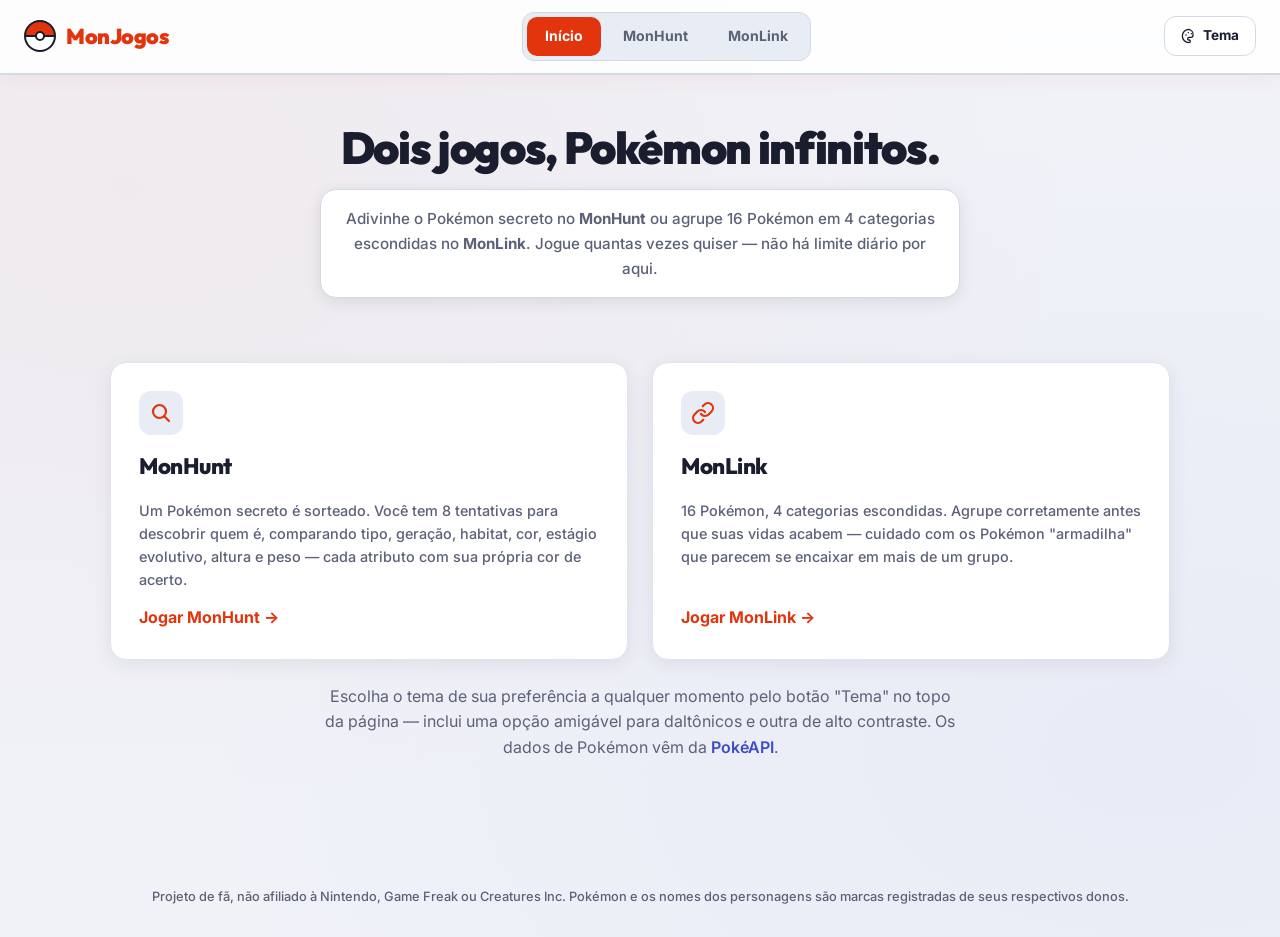
<file: index.html>
<!DOCTYPE html>
<html lang="pt-BR">
<head>
<meta charset="UTF-8" />
<meta name="viewport" content="width=device-width, initial-scale=1.0" />
<title>MonJogos — MonHunt &amp; MonLink</title>
<meta name="description" content="Dois jogos de adivinhação e agrupamento com Pokémon, sem limite diário de partidas." />
<link rel="icon" href="data:image/svg+xml,<svg xmlns=%22http://www.w3.org/2000/svg%22 viewBox=%220 0 100 100%22><circle cx=%2250%22 cy=%2250%22 r=%2245%22 fill=%22%23e63946%22 stroke=%22%23222%22 stroke-width=%228%22/><path d=%22M5 50H95%22 stroke=%22%23222%22 stroke-width=%228%22/><circle cx=%2250%22 cy=%2250%22 r=%2216%22 fill=%22white%22 stroke=%22%23222%22 stroke-width=%228%22/></svg>" />
<script>
  // Aplica o tema salvo (ou a preferência do sistema) ANTES da página
  // pintar, para não piscar tema errado por uma fração de segundo.
  // theme.js (carregado a seguir) refaz essa mesma escolha com calma e
  // monta o botão de troca de tema — este bloco aqui é só o "atalho".
  (function () {
    try {
      var t = localStorage.getItem("pokegames.theme");
      if (!t && window.matchMedia && matchMedia("(prefers-color-scheme: dark)").matches) t = "dark";
      document.documentElement.setAttribute("data-theme", t || "light");
    } catch (e) { /* ignore */ }
  })();
</script>
<link rel="preconnect" href="https://fonts.googleapis.com" />
<link rel="preconnect" href="https://fonts.gstatic.com" crossorigin />
<link rel="stylesheet" href="https://fonts.googleapis.com/css2?family=Outfit:wght@400;600;700;800;900&family=Inter:wght@400;500;600;700;800&display=swap" />
<!-- CSS-in-JS: theme-tokens.js define os temas como objetos JS; css-engine.js
     lê o tema ativo e injeta o <style> na página (substitui themes.css e
     styles.css). Carregados sem defer de propósito, para pintar a UI certa
     já na primeira renderização, sem "flash" de tema errado. -->
<script src="theme-tokens.js"></script>
<script src="css-engine.js"></script>
<script>
  PokeStyles.setTheme(document.documentElement.getAttribute("data-theme") || "light");
</script>
<script src="theme.js" defer></script>
</head>
<body>

<header class="site-header">
  <a class="brand" href="index.html">
    <span class="brand-badge" aria-hidden="true"></span>
    MonJogos
  </a>
  <nav class="nav-links" aria-label="Navegação principal">
    <a href="index.html" class="active">Início</a>
    <a href="monhunt.html">MonHunt</a>
    <a href="monlink.html">MonLink</a>
  </nav>
  <div class="header-actions" id="header-actions"></div>
</header>

<main class="container">
  <section class="hero">
    <h1>Dois jogos, Pokémon infinitos.</h1>
    <p>
      Adivinhe o Pokémon secreto no <strong>MonHunt</strong> ou agrupe 16 Pokémon
      em 4 categorias escondidas no <strong>MonLink</strong>. Jogue quantas
      vezes quiser — não há limite diário por aqui.
    </p>
  </section>

  <section class="game-grid" aria-label="Escolha um jogo">
    <a class="game-card" href="monhunt.html">
      <span class="card-icon" aria-hidden="true"><svg viewBox="0 0 24 24" fill="none" stroke="currentColor" stroke-width="2.2" stroke-linecap="round" stroke-linejoin="round"><circle cx="10.5" cy="10.5" r="6.5"/><line x1="20" y1="20" x2="15.3" y2="15.3"/></svg></span>
      <h2>MonHunt</h2>
      <p>
        Um Pokémon secreto é sorteado. Você tem 8 tentativas para descobrir
        quem é, comparando tipo, geração, habitat, cor, estágio evolutivo,
        altura e peso — cada atributo com sua própria cor de acerto.
      </p>
      <span class="cta">Jogar MonHunt →</span>
    </a>

    <a class="game-card" href="monlink.html">
      <span class="card-icon" aria-hidden="true"><svg viewBox="0 0 24 24" fill="none" stroke="currentColor" stroke-width="2.2" stroke-linecap="round" stroke-linejoin="round"><path d="M10 13a5 5 0 0 0 7.54.54l3-3a5 5 0 0 0-7.07-7.07l-1.72 1.71"/><path d="M14 11a5 5 0 0 0-7.54-.54l-3 3a5 5 0 0 0 7.07 7.07l1.71-1.71"/></svg></span>
      <h2>MonLink</h2>
      <p>
        16 Pokémon, 4 categorias escondidas. Agrupe corretamente antes que
        suas vidas acabem — cuidado com os Pokémon "armadilha" que parecem
        se encaixar em mais de um grupo.
      </p>
      <span class="cta">Jogar MonLink →</span>
    </a>
  </section>

  <section class="mt-24" style="max-width:640px;margin-left:auto;margin-right:auto;text-align:center;">
    <p class="text-muted">
      Escolha o tema de sua preferência a qualquer momento pelo botão "Tema"
      no topo da página — inclui uma opção amigável para daltônicos e outra
      de alto contraste. Os dados de Pokémon vêm da
      <a href="https://pokeapi.co" target="_blank" rel="noopener">PokéAPI</a>.
    </p>
  </section>
</main>

<footer class="site-footer">
  Projeto de fã, não afiliado à Nintendo, Game Freak ou Creatures Inc. Pokémon
  e os nomes dos personagens são marcas registradas de seus respectivos donos.
</footer>

<script>
  // theme.js foi carregado com "defer", então só termina de rodar depois
  // que o documento é totalmente interpretado — por isso esperamos
  // DOMContentLoaded antes de usar PokeTheme aqui.
  document.addEventListener("DOMContentLoaded", function () {
    PokeTheme.buildSwitcher(document.getElementById("header-actions"));
  });
</script>
</body>
</html>
</file>
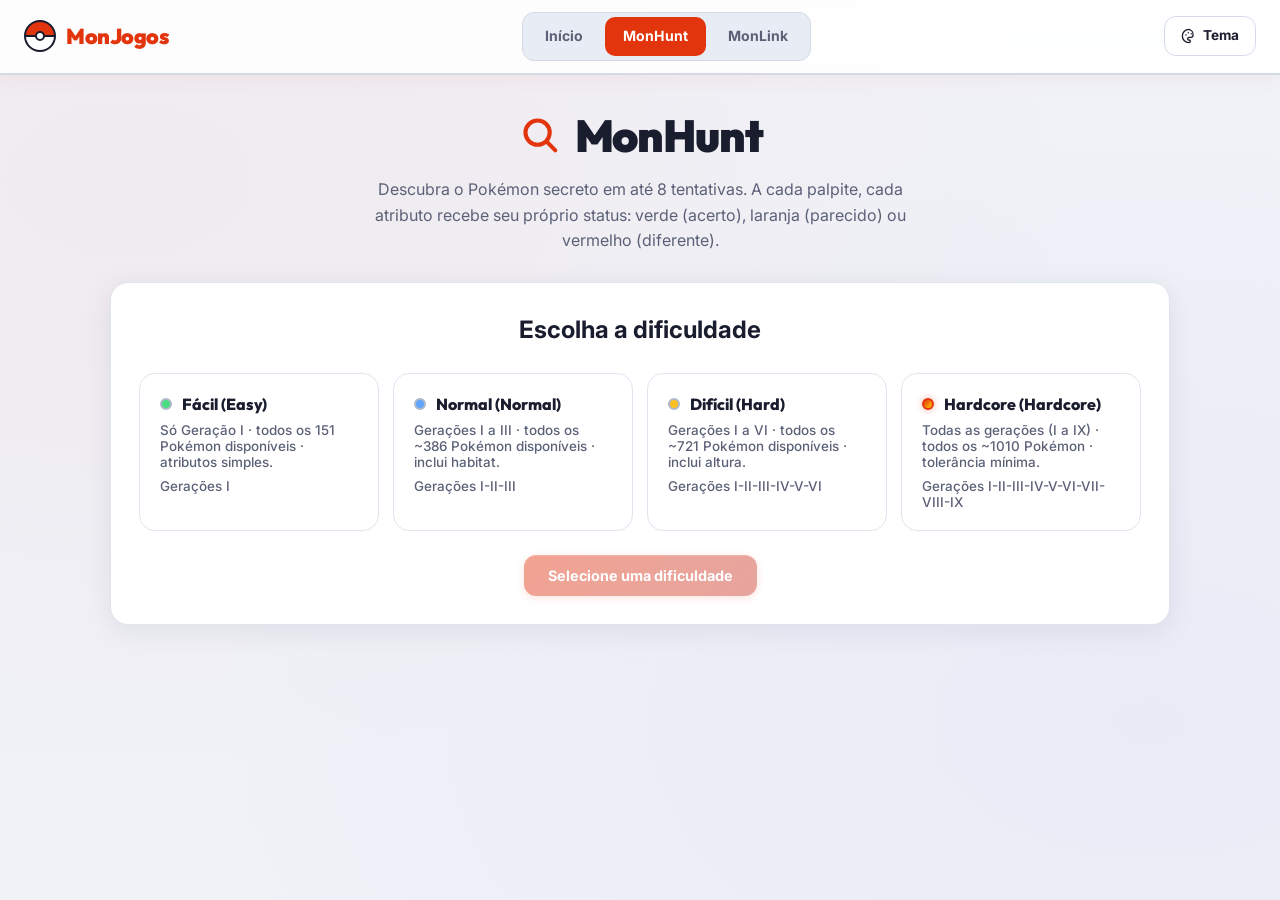
<file: monhunt.html>
<!DOCTYPE html>
<html lang="pt-BR">

<head>
  <meta charset="UTF-8" />
  <meta name="viewport" content="width=device-width, initial-scale=1.0" />
  <title>MonHunt — MonJogos</title>
  <meta name="description" content="Adivinhe o Pokémon secreto em até 8 tentativas." />
  <script>
    (function () {
      try {
        var t = localStorage.getItem("pokegames.theme");
        if (!t && window.matchMedia && matchMedia("(prefers-color-scheme: dark)").matches) t = "dark";
        document.documentElement.setAttribute("data-theme", t || "light");
      } catch (e) { /* ignore */ }
    })();
  </script>
  <link rel="preconnect" href="https://fonts.googleapis.com" />
  <link rel="preconnect" href="https://fonts.gstatic.com" crossorigin />
  <link rel="stylesheet"
    href="https://fonts.googleapis.com/css2?family=Outfit:wght@400;600;700;800;900&family=Inter:wght@400;500;600;700;800&display=swap" />
  <!-- CSS-in-JS: ver comentário em index.html -->
  <script src="theme-tokens.js"></script>
  <script src="css-engine.js"></script>
  <script>
    PokeStyles.setTheme(document.documentElement.getAttribute("data-theme") || "light");
  </script>
  <script src="theme.js" defer></script>
  <script src="sound.js" defer></script>
  <script src="pokeapi.js" defer></script>
</head>

<body>

  <header class="site-header">
    <a class="brand" href="index.html">
      <span class="brand-badge" aria-hidden="true"></span>
      MonJogos
    </a>
    <nav class="nav-links" aria-label="Navegação principal">
      <a href="index.html">Início</a>
      <a href="monhunt.html" class="active">MonHunt</a>
      <a href="monlink.html">MonLink</a>
    </nav>
    <div class="header-actions" id="header-actions"></div>
  </header>

  <main class="container">
    <h1 class="center" style="margin-top:36px;"><span class="title-icon" aria-hidden="true"><svg viewBox="0 0 24 24"
          fill="none" stroke="currentColor" stroke-width="2.2" stroke-linecap="round" stroke-linejoin="round">
          <circle cx="10.5" cy="10.5" r="6.5" />
          <line x1="20" y1="20" x2="15.3" y2="15.3" />
        </svg></span> MonHunt</h1>
    <p class="center text-muted" style="max-width:560px;margin:0 auto 28px;">
      Descubra o Pokémon secreto em até 8 tentativas. A cada palpite, cada
      atributo recebe seu próprio status: verde (acerto), laranja (parecido) ou
      vermelho (diferente).
    </p>

    <!-- ---------- TELA DE SELEÇÃO DE DIFICULDADE ---------- -->
    <section id="screen-difficulty" class="game-panel">
      <h2 class="center" style="margin-top:0;">Escolha a dificuldade</h2>
      <div class="difficulty-grid" id="difficulty-grid" role="radiogroup" aria-label="Dificuldade"></div>
      <div class="center mt-16">
        <button class="btn" id="btn-start-monhunt" disabled>Selecione uma dificuldade</button>
      </div>
    </section>

    <!-- ---------- CARREGANDO ---------- -->
    <section id="screen-loading" class="game-panel" style="display:none;">
      <div class="loading-state">
        <div class="spinner" aria-hidden="true"></div>
        <p>Sorteando o Pokémon secreto e preparando a lista de candidatos…</p>
      </div>
    </section>

    <!-- ---------- TELA DE JOGO ---------- -->
    <section id="screen-game" class="game-panel" style="display:none;">
      <div class="game-topbar">
        <div style="display:flex; gap:8px; flex-wrap:wrap;">
          <span class="pill" id="pill-difficulty">Dificuldade</span>
          <span class="pill" id="pill-pool">Candidatos</span>
        </div>
        <div class="attempts-remaining" id="attempts-remaining" aria-label="Tentativas restantes"></div>
      </div>

      <form class="guess-form" id="guess-form" autocomplete="off">
        <div class="guess-input-wrap">
          <label for="guess-input" class="visually-hidden">Nome do Pokémon</label>
          <input type="text" id="guess-input" class="guess-input" placeholder="Digite o nome de um Pokémon…" />
        </div>
        <button type="submit" class="btn">Chutar</button>
        <button type="button" class="btn secondary" id="btn-open-list">Ver lista</button>
        <div class="autocomplete" id="autocomplete" style="display:none;" role="listbox"></div>
      </form>

      <div class="status-legend" aria-label="Legenda de status">
        <span class="legend-item correct"><span class="legend-dot">✓</span> Acertou</span>
        <span class="legend-item close"><span class="legend-dot">≈</span> Perto</span>
        <span class="legend-item wrong"><span class="legend-dot">✕</span> Diferente</span>
      </div>

      <div class="attempts-header" id="attempts-header"></div>
      <div class="attempts-table" id="attempts-table"></div>
    </section>

    <div class="center mt-24">
      <button class="btn ghost" id="btn-change-difficulty" style="display:none;">← Trocar dificuldade</button>
    </div>
  </main>

  <!-- ---------- MODAL: lista visual de candidatos ---------- -->
  <div class="modal-backdrop" id="modal-list" style="display:none;">
    <div class="modal" role="dialog" aria-modal="true" aria-labelledby="modal-list-title">
      <div class="modal-header">
        <h2 id="modal-list-title">Pokémon disponíveis</h2>
        <button class="modal-close" id="modal-list-close" aria-label="Fechar">✕</button>
      </div>
      <input type="text" id="modal-list-filter" class="guess-input" placeholder="Filtrar por nome…"
        style="margin-bottom:12px;" />
      <div class="pokemon-grid" id="pokemon-grid"></div>
    </div>
  </div>

  <!-- ---------- MODAL: fim de jogo ---------- -->
  <div class="modal-backdrop" id="modal-end" style="display:none;">
    <div class="modal end-screen" role="dialog" aria-modal="true" aria-labelledby="modal-end-title">
      <div class="result-icon" id="end-emoji"></div>
      <h2 id="modal-end-title">Você acertou!</h2>
      <p id="end-subtitle" class="text-muted"></p>
      <div class="secret-reveal" id="secret-reveal"></div>
      <div class="actions">
        <button class="btn" id="btn-play-again">Jogar novamente</button>
        <button class="btn secondary" id="btn-end-change-difficulty">Trocar dificuldade</button>
      </div>
    </div>
  </div>

  <div class="toast-region" id="toast-region" aria-live="polite"></div>

  <script src="monhunt.js" defer></script>
</body>

</html>
</file>
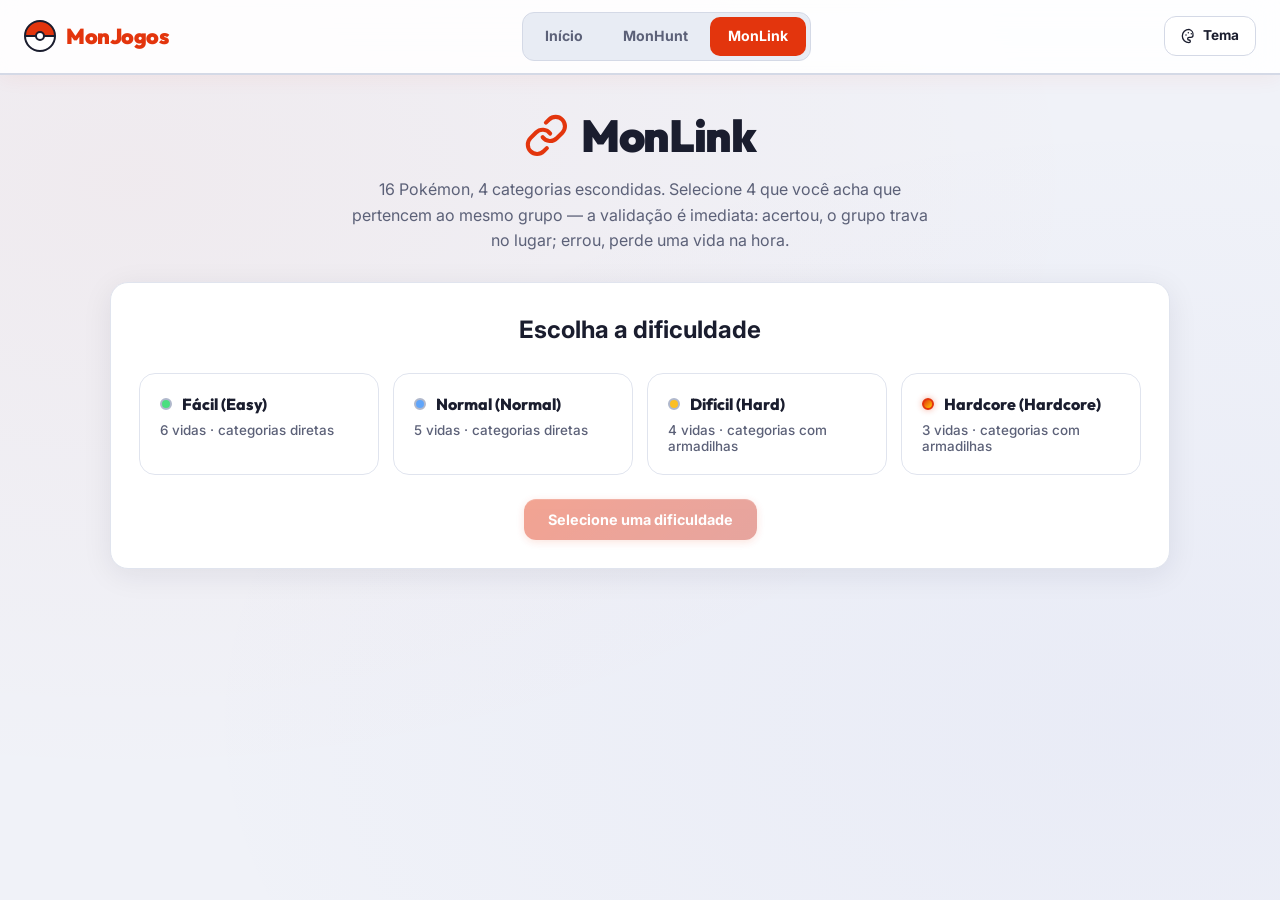
<file: monlink.html>
<!DOCTYPE html>
<html lang="pt-BR">

<head>
  <meta charset="UTF-8" />
  <meta name="viewport" content="width=device-width, initial-scale=1.0" />
  <title>MonLink — MonJogos</title>
  <meta name="description" content="Agrupe 16 Pokémon em 4 categorias escondidas antes que suas vidas acabem." />
  <script>
    (function () {
      try {
        var t = localStorage.getItem("pokegames.theme");
        if (!t && window.matchMedia && matchMedia("(prefers-color-scheme: dark)").matches) t = "dark";
        document.documentElement.setAttribute("data-theme", t || "light");
      } catch (e) { /* ignore */ }
    })();
  </script>
  <link rel="preconnect" href="https://fonts.googleapis.com" />
  <link rel="preconnect" href="https://fonts.gstatic.com" crossorigin />
  <link rel="stylesheet"
    href="https://fonts.googleapis.com/css2?family=Outfit:wght@400;600;700;800;900&family=Inter:wght@400;500;600;700;800&display=swap" />
  <!-- CSS-in-JS: ver comentário em index.html -->
  <script src="theme-tokens.js"></script>
  <script src="css-engine.js"></script>
  <script>
    PokeStyles.setTheme(document.documentElement.getAttribute("data-theme") || "light");
  </script>
  <script src="theme.js" defer></script>
  <script src="sound.js" defer></script>
  <script src="pokeapi.js" defer></script>
</head>

<body>

  <header class="site-header">
    <a class="brand" href="index.html">
      <span class="brand-badge" aria-hidden="true"></span>
      MonJogos
    </a>
    <nav class="nav-links" aria-label="Navegação principal">
      <a href="index.html">Início</a>
      <a href="monhunt.html">MonHunt</a>
      <a href="monlink.html" class="active">MonLink</a>
    </nav>
    <div class="header-actions" id="header-actions"></div>
  </header>

  <main class="container">
    <h1 class="center" style="margin-top:36px;"><span class="title-icon" aria-hidden="true"><svg viewBox="0 0 24 24"
          fill="none" stroke="currentColor" stroke-width="2.2" stroke-linecap="round" stroke-linejoin="round">
          <path d="M10 13a5 5 0 0 0 7.54.54l3-3a5 5 0 0 0-7.07-7.07l-1.72 1.71" />
          <path d="M14 11a5 5 0 0 0-7.54-.54l-3 3a5 5 0 0 0 7.07 7.07l1.71-1.71" />
        </svg></span> MonLink</h1>
    <p class="center text-muted" style="max-width:580px;margin:0 auto 28px;">
      16 Pokémon, 4 categorias escondidas. Selecione 4 que você acha que
      pertencem ao mesmo grupo — a validação é imediata: acertou, o grupo
      trava no lugar; errou, perde uma vida na hora.
    </p>

    <!-- ---------- TELA DE SELEÇÃO DE DIFICULDADE ---------- -->
    <section id="screen-difficulty" class="game-panel">
      <h2 class="center" style="margin-top:0;">Escolha a dificuldade</h2>
      <div class="difficulty-grid" id="difficulty-grid" role="radiogroup" aria-label="Dificuldade"></div>
      <div class="center mt-16">
        <button class="btn" id="btn-start-connection" disabled>Selecione uma dificuldade</button>
      </div>
    </section>

    <!-- ---------- CARREGANDO ---------- -->
    <section id="screen-loading" class="game-panel" style="display:none;">
      <div class="loading-state">
        <div class="spinner" aria-hidden="true"></div>
        <p id="loading-text">Montando categorias e sorteando os 16 Pokémon…</p>
      </div>
    </section>

    <!-- ---------- TELA DE JOGO ---------- -->
    <section id="screen-game" class="game-panel" style="display:none;">
      <div class="game-topbar">
        <span class="pill" id="pill-difficulty">Dificuldade</span>
        <div class="lives-row" id="lives-row" aria-label="Vidas restantes"></div>
      </div>

      <div class="connection-grid" id="connection-grid"></div>

      <p class="center text-muted" id="selection-hint">Selecione 4 Pokémon — a validação acontece assim que você escolhe
        o 4º.</p>
      <div class="conn-actions">
        <button class="btn secondary" id="btn-deselect" disabled>Limpar seleção</button>
      </div>
    </section>

    <div class="center mt-24">
      <button class="btn ghost" id="btn-change-difficulty" style="display:none;">← Trocar dificuldade</button>
    </div>
  </main>

  <!-- ---------- MODAL: fim de jogo ---------- -->
  <div class="modal-backdrop" id="modal-end" style="display:none;">
    <div class="modal end-screen" role="dialog" aria-modal="true" aria-labelledby="modal-end-title">
      <div class="result-icon" id="end-emoji"></div>
      <h2 id="modal-end-title">Você conectou tudo!</h2>
      <p id="end-subtitle" class="text-muted"></p>
      <div id="end-groups" class="solved-groups" style="text-align:left;"></div>
      <div class="actions">
        <button class="btn" id="btn-play-again">Jogar novamente</button>
        <button class="btn secondary" id="btn-end-change-difficulty">Trocar dificuldade</button>
      </div>
    </div>
  </div>

  <div class="toast-region" id="toast-region" aria-live="polite"></div>

  <script src="monlink.js" defer></script>
</body>

</html>
</file>
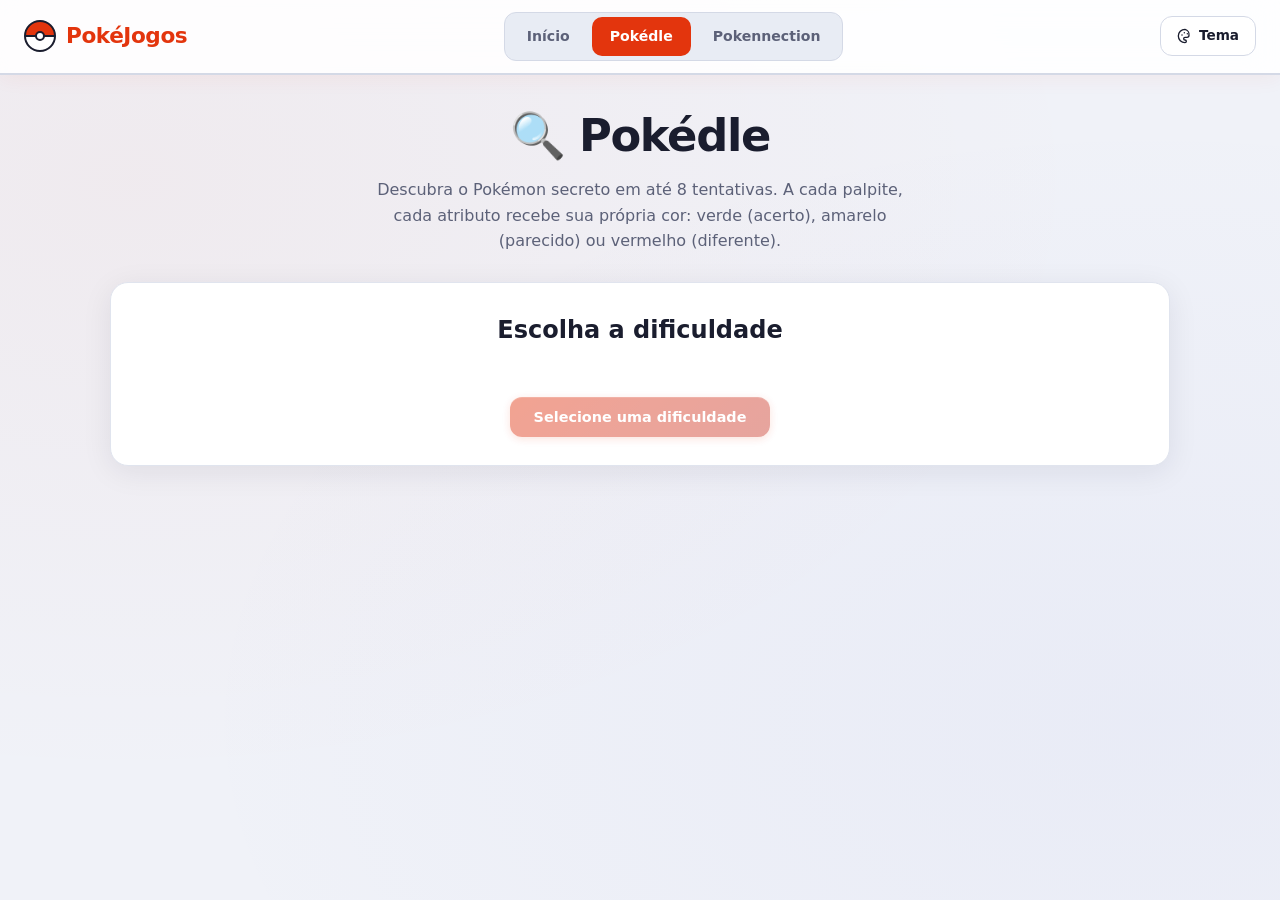
<file: pokedle.html>
<!DOCTYPE html>
<html lang="pt-BR">
<head>
<meta charset="UTF-8" />
<meta name="viewport" content="width=device-width, initial-scale=1.0" />
<title>Pokédle — PokéJogos</title>
<meta name="description" content="Adivinhe o Pokémon secreto em até 8 tentativas." />
<script>
  (function () {
    try {
      var t = localStorage.getItem("pokegames.theme");
      if (!t && window.matchMedia && matchMedia("(prefers-color-scheme: dark)").matches) t = "dark";
      document.documentElement.setAttribute("data-theme", t || "light");
    } catch (e) { /* ignore */ }
  })();
</script>
<link rel="preconnect" href="https://fonts.googleapis.com" />
<link rel="preconnect" href="https://fonts.gstatic.com" crossorigin />
<link rel="stylesheet" href="https://fonts.googleapis.com/css2?family=Baloo+2:wght@500;700;800&family=Nunito:wght@400;600;700;800&display=swap" />
<!-- CSS-in-JS: ver comentário em index.html -->
<script src="theme-tokens.js"></script>
<script src="css-engine.js"></script>
<script>
  PokeStyles.setTheme(document.documentElement.getAttribute("data-theme") || "light");
</script>
<script src="theme.js" defer></script>
<script src="sound.js" defer></script>
<script src="pokeapi.js" defer></script>
</head>
<body>

<header class="site-header">
  <a class="brand" href="index.html">
    <span class="brand-badge" aria-hidden="true"></span>
    PokéJogos
  </a>
  <nav class="nav-links" aria-label="Navegação principal">
    <a href="index.html">Início</a>
    <a href="pokedle.html" class="active">Pokédle</a>
    <a href="pokennection.html">Pokennection</a>
  </nav>
  <div class="header-actions" id="header-actions"></div>
</header>

<main class="container">
  <h1 class="center" style="margin-top:36px;">🔍 Pokédle</h1>
  <p class="center text-muted" style="max-width:560px;margin:0 auto 28px;">
    Descubra o Pokémon secreto em até 8 tentativas. A cada palpite, cada
    atributo recebe sua própria cor: verde (acerto), amarelo (parecido) ou
    vermelho (diferente).
  </p>

  <!-- ---------- TELA DE SELEÇÃO DE DIFICULDADE ---------- -->
  <section id="screen-difficulty" class="game-panel">
    <h2 class="center" style="margin-top:0;">Escolha a dificuldade</h2>
    <div class="difficulty-grid" id="difficulty-grid" role="radiogroup" aria-label="Dificuldade"></div>
    <div class="center mt-16">
      <button class="btn" id="btn-start-pokedle" disabled>Selecione uma dificuldade</button>
    </div>
  </section>

  <!-- ---------- CARREGANDO ---------- -->
  <section id="screen-loading" class="game-panel" style="display:none;">
    <div class="loading-state">
      <div class="spinner" aria-hidden="true"></div>
      <p>Sorteando o Pokémon secreto e preparando a lista de candidatos…</p>
    </div>
  </section>

  <!-- ---------- TELA DE JOGO ---------- -->
  <section id="screen-game" class="game-panel" style="display:none;">
    <div class="game-topbar">
      <div style="display:flex; gap:8px; flex-wrap:wrap;">
        <span class="pill" id="pill-difficulty">Dificuldade</span>
        <span class="pill" id="pill-pool">Candidatos</span>
      </div>
      <div class="attempts-remaining" id="attempts-remaining" aria-label="Tentativas restantes"></div>
    </div>

    <form class="guess-form" id="guess-form" autocomplete="off">
      <div class="guess-input-wrap">
        <label for="guess-input" class="visually-hidden">Nome do Pokémon</label>
        <input type="text" id="guess-input" class="guess-input" placeholder="Digite o nome de um Pokémon…" />
        <div class="autocomplete" id="autocomplete" style="display:none;" role="listbox"></div>
      </div>
      <button type="submit" class="btn">Chutar</button>
      <button type="button" class="btn secondary" id="btn-open-list">Ver lista</button>
    </form>

    <div class="attempts-header" id="attempts-header"></div>
    <div class="attempts-table" id="attempts-table"></div>
  </section>

  <div class="center mt-24">
    <button class="btn ghost" id="btn-change-difficulty" style="display:none;">← Trocar dificuldade</button>
  </div>
</main>

<!-- ---------- MODAL: lista visual de candidatos ---------- -->
<div class="modal-backdrop" id="modal-list" style="display:none;">
  <div class="modal" role="dialog" aria-modal="true" aria-labelledby="modal-list-title">
    <div class="modal-header">
      <h2 id="modal-list-title">Pokémon disponíveis</h2>
      <button class="modal-close" id="modal-list-close" aria-label="Fechar">✕</button>
    </div>
    <input type="text" id="modal-list-filter" class="guess-input" placeholder="Filtrar por nome…" style="margin-bottom:12px;" />
    <div class="pokemon-grid" id="pokemon-grid"></div>
  </div>
</div>

<!-- ---------- MODAL: fim de jogo ---------- -->
<div class="modal-backdrop" id="modal-end" style="display:none;">
  <div class="modal end-screen" role="dialog" aria-modal="true" aria-labelledby="modal-end-title">
    <div class="result-emoji" id="end-emoji">🎉</div>
    <h2 id="modal-end-title">Você acertou!</h2>
    <p id="end-subtitle" class="text-muted"></p>
    <div class="secret-reveal" id="secret-reveal"></div>
    <div class="actions">
      <button class="btn" id="btn-play-again">Jogar novamente</button>
      <button class="btn secondary" id="btn-end-change-difficulty">Trocar dificuldade</button>
    </div>
  </div>
</div>

<div class="toast-region" id="toast-region" aria-live="polite"></div>

<script src="pokedle.js" defer></script>
</body>
</html>
</file>
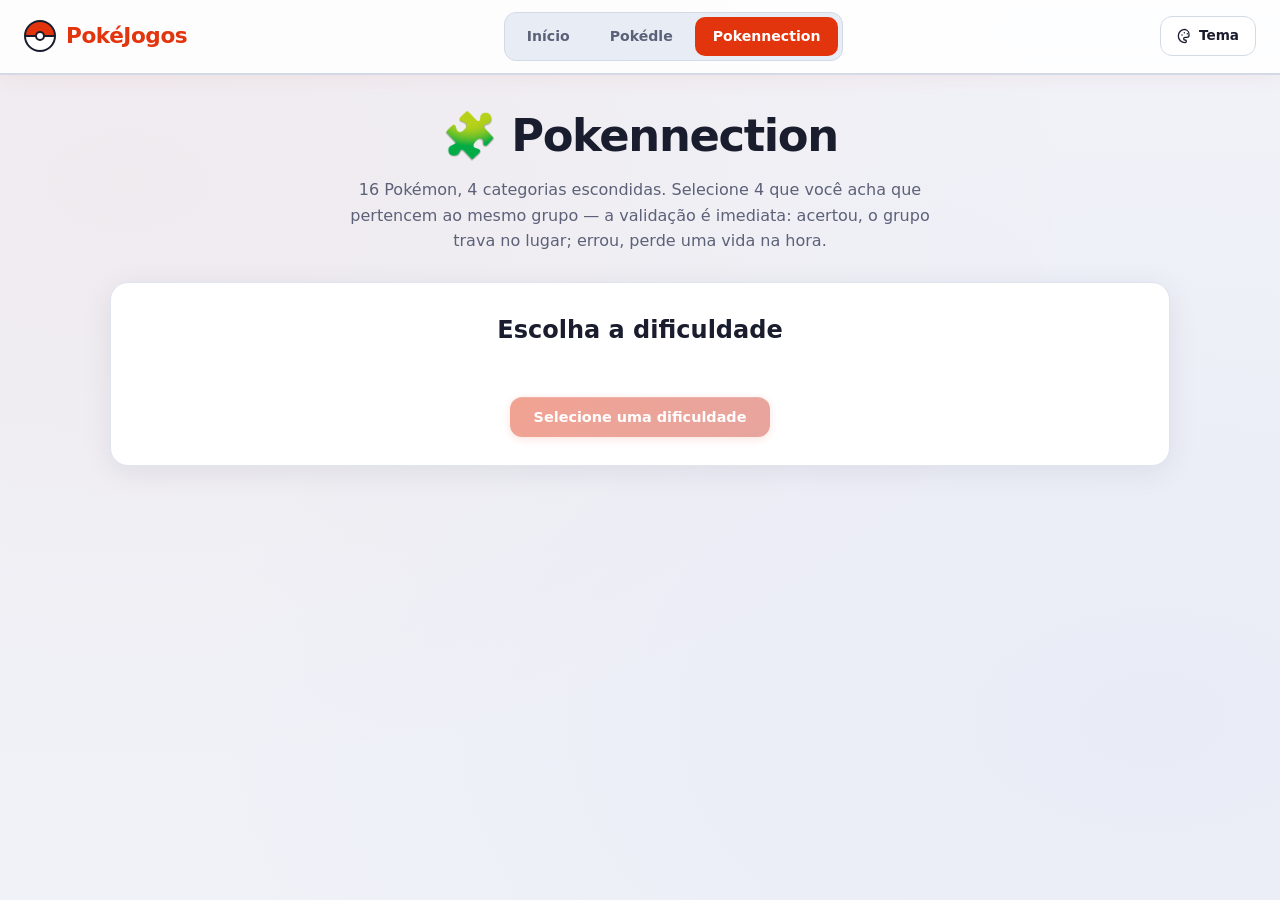
<file: pokennection.html>
<!DOCTYPE html>
<html lang="pt-BR">
<head>
<meta charset="UTF-8" />
<meta name="viewport" content="width=device-width, initial-scale=1.0" />
<title>Pokennection — PokéJogos</title>
<meta name="description" content="Agrupe 16 Pokémon em 4 categorias escondidas antes que suas vidas acabem." />
<script>
  (function () {
    try {
      var t = localStorage.getItem("pokegames.theme");
      if (!t && window.matchMedia && matchMedia("(prefers-color-scheme: dark)").matches) t = "dark";
      document.documentElement.setAttribute("data-theme", t || "light");
    } catch (e) { /* ignore */ }
  })();
</script>
<link rel="preconnect" href="https://fonts.googleapis.com" />
<link rel="preconnect" href="https://fonts.gstatic.com" crossorigin />
<link rel="stylesheet" href="https://fonts.googleapis.com/css2?family=Baloo+2:wght@500;700;800&family=Nunito:wght@400;600;700;800&display=swap" />
<!-- CSS-in-JS: ver comentário em index.html -->
<script src="theme-tokens.js"></script>
<script src="css-engine.js"></script>
<script>
  PokeStyles.setTheme(document.documentElement.getAttribute("data-theme") || "light");
</script>
<script src="theme.js" defer></script>
<script src="sound.js" defer></script>
<script src="pokeapi.js" defer></script>
</head>
<body>

<header class="site-header">
  <a class="brand" href="index.html">
    <span class="brand-badge" aria-hidden="true"></span>
    PokéJogos
  </a>
  <nav class="nav-links" aria-label="Navegação principal">
    <a href="index.html">Início</a>
    <a href="pokedle.html">Pokédle</a>
    <a href="pokennection.html" class="active">Pokennection</a>
  </nav>
  <div class="header-actions" id="header-actions"></div>
</header>

<main class="container">
  <h1 class="center" style="margin-top:36px;">🧩 Pokennection</h1>
  <p class="center text-muted" style="max-width:580px;margin:0 auto 28px;">
    16 Pokémon, 4 categorias escondidas. Selecione 4 que você acha que
    pertencem ao mesmo grupo — a validação é imediata: acertou, o grupo
    trava no lugar; errou, perde uma vida na hora.
  </p>

  <!-- ---------- TELA DE SELEÇÃO DE DIFICULDADE ---------- -->
  <section id="screen-difficulty" class="game-panel">
    <h2 class="center" style="margin-top:0;">Escolha a dificuldade</h2>
    <div class="difficulty-grid" id="difficulty-grid" role="radiogroup" aria-label="Dificuldade"></div>
    <div class="center mt-16">
      <button class="btn" id="btn-start-connection" disabled>Selecione uma dificuldade</button>
    </div>
  </section>

  <!-- ---------- CARREGANDO ---------- -->
  <section id="screen-loading" class="game-panel" style="display:none;">
    <div class="loading-state">
      <div class="spinner" aria-hidden="true"></div>
      <p id="loading-text">Montando categorias e sorteando os 16 Pokémon…</p>
    </div>
  </section>

  <!-- ---------- TELA DE JOGO ---------- -->
  <section id="screen-game" class="game-panel" style="display:none;">
    <div class="game-topbar">
      <span class="pill" id="pill-difficulty">Dificuldade</span>
      <div class="lives-row" id="lives-row" aria-label="Vidas restantes"></div>
    </div>

    <div class="solved-groups" id="solved-groups"></div>
    <div class="connection-grid" id="connection-grid"></div>

    <p class="center text-muted" id="selection-hint">Selecione 4 Pokémon — a validação acontece assim que você escolhe o 4º.</p>
    <div class="conn-actions">
      <button class="btn secondary" id="btn-deselect" disabled>Limpar seleção</button>
    </div>
  </section>

  <div class="center mt-24">
    <button class="btn ghost" id="btn-change-difficulty" style="display:none;">← Trocar dificuldade</button>
  </div>
</main>

<!-- ---------- MODAL: fim de jogo ---------- -->
<div class="modal-backdrop" id="modal-end" style="display:none;">
  <div class="modal end-screen" role="dialog" aria-modal="true" aria-labelledby="modal-end-title">
    <div class="result-emoji" id="end-emoji">🎉</div>
    <h2 id="modal-end-title">Você conectou tudo!</h2>
    <p id="end-subtitle" class="text-muted"></p>
    <div id="end-groups" class="solved-groups" style="text-align:left;"></div>
    <div class="actions">
      <button class="btn" id="btn-play-again">Jogar novamente</button>
      <button class="btn secondary" id="btn-end-change-difficulty">Trocar dificuldade</button>
    </div>
  </div>
</div>

<div class="toast-region" id="toast-region" aria-live="polite"></div>

<script src="pokennection.js" defer></script>
</body>
</html>
</file>
